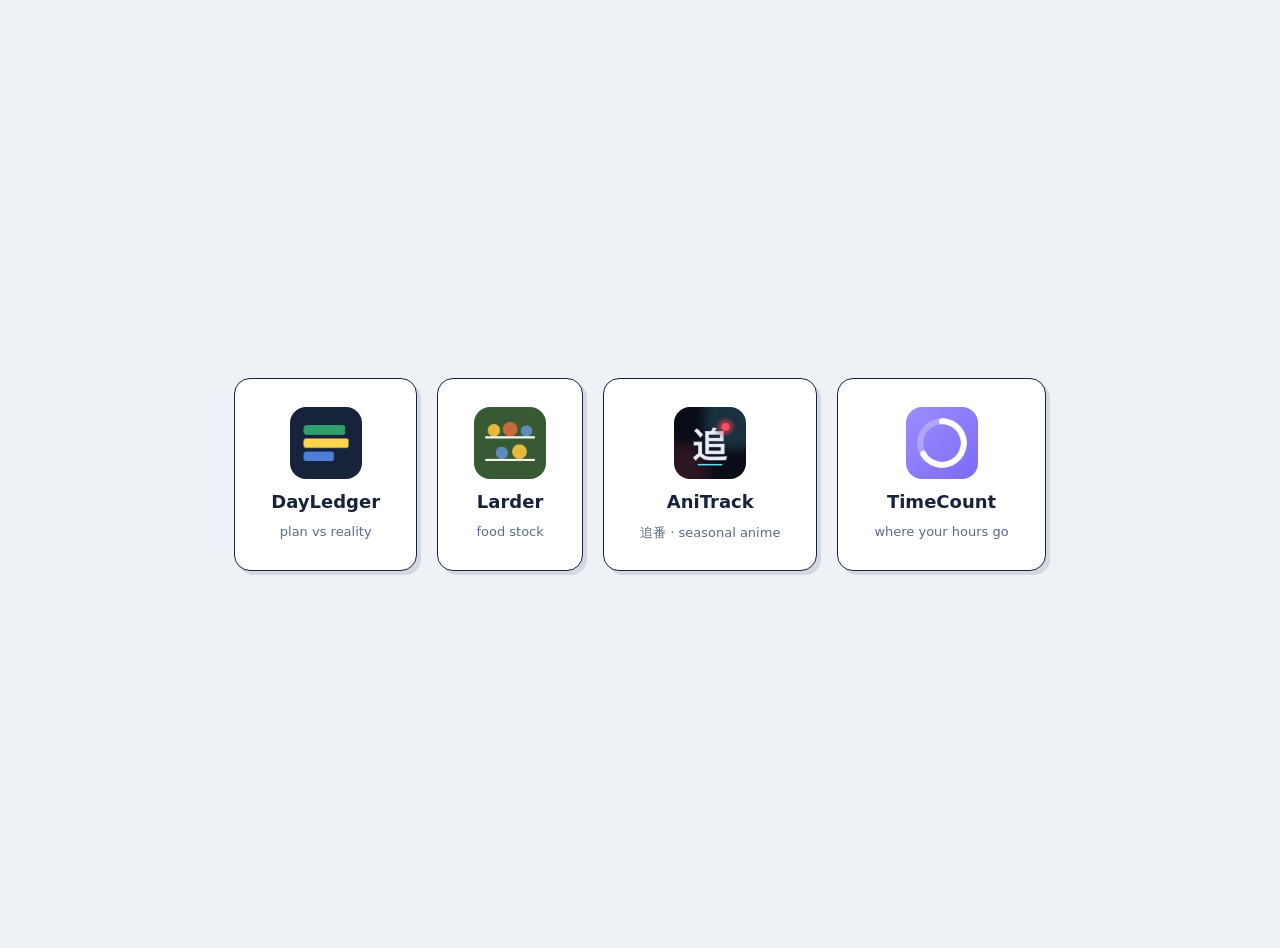
<file: index.html>
<!DOCTYPE html>
<html lang="en">
<head>
<meta charset="UTF-8">
<meta name="viewport" content="width=device-width, initial-scale=1.0">
<title>My Apps</title>
<style>
body{font-family:system-ui,sans-serif;background:#EEF2F7;color:#16233B;min-height:100vh;
  display:flex;align-items:center;justify-content:center;margin:0;padding:24px}
.apps{display:flex;gap:20px;flex-wrap:wrap;justify-content:center}
a.app{display:flex;flex-direction:column;align-items:center;gap:12px;text-decoration:none;
  color:inherit;background:#fff;border:1.5px solid #16233B;border-radius:16px;
  padding:28px 36px;box-shadow:4px 4px 0 rgba(22,35,59,.12);transition:transform .12s}
a.app:hover{transform:translateY(-2px)}
a.app img{width:72px;height:72px;border-radius:16px}
a.app b{font-size:18px}
a.app span{font-size:13px;color:#5A6B85}
</style>
</head>
<body>
<div class="apps">
  <a class="app" href="timetable/timetable.html">
    <img src="timetable/icon-192.png" alt="">
    <b>DayLedger</b><span>plan vs reality</span>
  </a>
  <a class="app" href="food%20sto/pantry.html">
    <img src="food%20sto/icon-192.png" alt="">
    <b>Larder</b><span>food stock</span>
  </a>
  <a class="app" href="anitrack/anitrack.html">
    <img src="anitrack/icon-192.png" alt="">
    <b>AniTrack</b><span>追番 · seasonal anime</span>
  </a>
  <a class="app" href="time-count/index.html">
    <img src="time-count/icon-192.png" alt="">
    <b>TimeCount</b><span>where your hours go</span>
  </a>
</div>
</body>
</html>
</file>
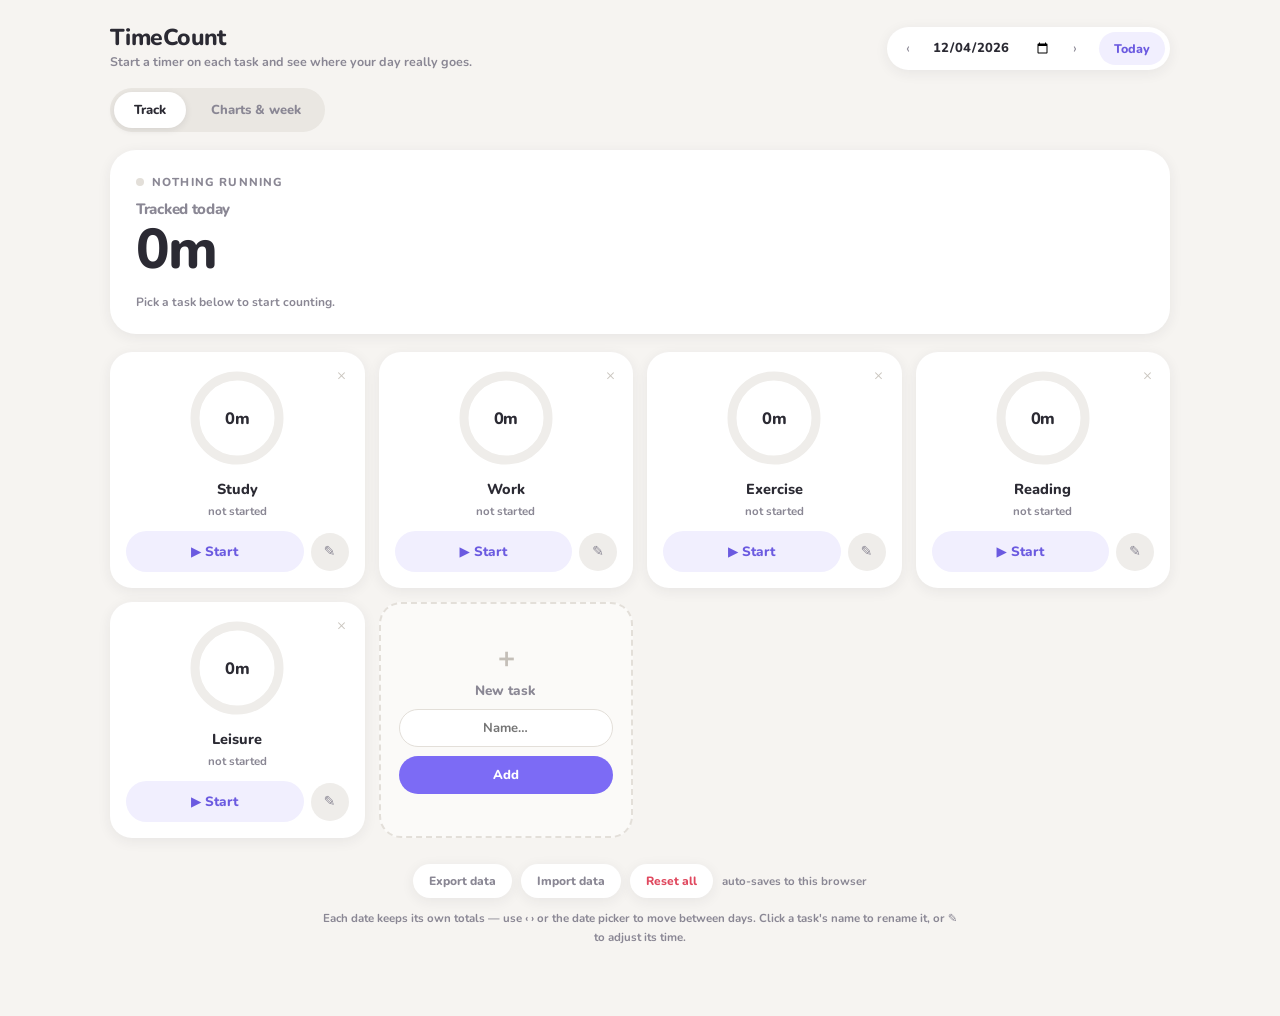
<file: time-count/index.html>
<!DOCTYPE html>
<html lang="en">
<head>
<meta charset="UTF-8">
<meta name="viewport" content="width=device-width, initial-scale=1.0">
<title>TimeCount — where your hours go</title>
<link rel="preconnect" href="https://fonts.googleapis.com">
<link rel="preconnect" href="https://fonts.gstatic.com" crossorigin>
<link href="https://fonts.googleapis.com/css2?family=Nunito:wght@400;600;700;800&display=swap" rel="stylesheet">
<style>
:root{
  --bg:#F6F4F1;
  --card:#FFFFFF;
  --ink:#2B2A33;
  --soft:#8A8794;
  --line:#EFEDEA;
  --edge:#E3DFD9;
  --accent:#7C6BF5;
  --accent2:#9D8DFF;
  --accent-soft:#F1EFFE;
  --stop:#E0495F;
  --stop-soft:#FFE9EC;
  --go:#3FA97B;
  --r:22px;
  --font:'Nunito',system-ui,-apple-system,'Segoe UI',sans-serif;
  --shadow:0 3px 14px rgba(43,42,51,.07);
  --shadow-lg:0 14px 34px rgba(124,107,245,.30);
}
*{box-sizing:border-box;margin:0;padding:0}
html{-webkit-text-size-adjust:100%}
body{
  font-family:var(--font);color:var(--ink);background:var(--bg);
  min-height:100vh;padding:26px 16px 70px;font-weight:600;
  font-variant-numeric:tabular-nums;
}
.wrap{max-width:1060px;margin:0 auto}
button{font-family:inherit}

/* ---------- header ---------- */
header{display:flex;align-items:center;gap:14px;flex-wrap:wrap;margin-bottom:18px}
.brand h1{font-size:23px;font-weight:800;letter-spacing:-.025em;line-height:1}
.brand p{font-size:12.5px;color:var(--soft);margin-top:4px;font-weight:700}
.datenav{margin-left:auto;display:flex;align-items:center;gap:6px;background:var(--card);
  border-radius:999px;box-shadow:var(--shadow);padding:5px}
.navbtn{width:32px;height:32px;border:none;border-radius:50%;background:transparent;color:var(--soft);
  font-size:15px;cursor:pointer;transition:.15s}
.navbtn:hover{background:var(--line);color:var(--ink)}
.navbtn:focus-visible{outline:2px solid var(--accent);outline-offset:1px}
#datePick{border:none;background:transparent;font-family:inherit;font-size:13px;font-weight:800;
  color:var(--ink);cursor:pointer;padding:0 2px}
#datePick:focus-visible{outline:2px solid var(--accent);outline-offset:2px;border-radius:6px}
.todaybtn{border:none;border-radius:999px;background:var(--accent-soft);color:#6B5AE0;
  font-size:12.5px;font-weight:800;padding:8px 15px;cursor:pointer;margin-left:2px}
.todaybtn:hover{background:#E7E3FD}
.todaybtn:focus-visible{outline:2px solid var(--accent);outline-offset:1px}

/* ---------- tabs ---------- */
.tabs{display:flex;gap:5px;background:#EAE7E2;padding:4px;border-radius:999px;margin-bottom:18px;width:fit-content}
.tab{font-size:13px;font-weight:800;padding:9px 20px;border-radius:999px;border:none;
  background:transparent;color:var(--soft);cursor:pointer;transition:.15s}
.tab:hover{color:var(--ink)}
.tab.active{background:var(--card);color:var(--ink);box-shadow:0 2px 7px rgba(43,42,51,.1)}
.tab:focus-visible{outline:2px solid var(--accent);outline-offset:2px}

/* ---------- hero ---------- */
.hero{border-radius:26px;padding:24px 26px;margin-bottom:18px;position:relative;overflow:hidden;
  background:linear-gradient(135deg,var(--accent),var(--accent2));color:#fff;box-shadow:var(--shadow-lg)}
.hero::after{content:"";position:absolute;right:-56px;bottom:-84px;width:226px;height:226px;
  border-radius:50%;background:rgba(255,255,255,.11)}
.hero.idle{background:var(--card);color:var(--ink);box-shadow:var(--shadow)}
.hero.idle::after{display:none}
.hero .lab{display:flex;align-items:center;gap:8px;font-size:11.5px;font-weight:800;
  text-transform:uppercase;letter-spacing:.1em;opacity:.85;margin-bottom:9px}
.hero.idle .lab{color:var(--soft);opacity:1}
.hero .pulse{width:8px;height:8px;border-radius:50%;background:#fff;animation:pulse 1.4s ease-in-out infinite}
.hero.idle .pulse{background:var(--edge);animation:none}
@keyframes pulse{50%{opacity:.25}}
.hero .row{display:flex;align-items:flex-end;gap:14px;position:relative;z-index:1;flex-wrap:wrap}
.hero .nm{font-size:23px;font-weight:800;margin-bottom:1px;letter-spacing:-.02em;overflow-wrap:anywhere}
.hero .clk{font-size:56px;font-weight:800;letter-spacing:-.035em;line-height:1.08}
.hero.idle .clk{color:var(--ink)}
.hero .acts{margin-left:auto;display:flex;gap:9px;align-items:center}
.hero .meta{display:flex;gap:16px;flex-wrap:wrap;margin-top:14px;font-size:12px;font-weight:700;
  opacity:.86;position:relative;z-index:1}
.hero.idle .meta{color:var(--soft);opacity:1}
.bigbtn{border:none;border-radius:999px;background:#fff;color:#6B5AE0;font-size:14px;font-weight:800;
  padding:13px 28px;cursor:pointer;box-shadow:0 5px 14px rgba(0,0,0,.14);transition:transform .12s}
.bigbtn:hover{transform:translateY(-1px)}
.bigbtn:focus-visible{outline:2px solid #fff;outline-offset:2px}
.hero.idle .bigbtn{background:var(--accent);color:#fff;box-shadow:0 5px 14px rgba(124,107,245,.3)}

/* ---------- task cards ---------- */
.blocks{display:grid;grid-template-columns:repeat(auto-fill,minmax(206px,1fr));gap:14px}
.tcard{background:var(--card);border-radius:var(--r);padding:18px 16px 16px;box-shadow:var(--shadow);
  display:flex;flex-direction:column;align-items:center;text-align:center;position:relative;transition:.15s}
.tcard.run{box-shadow:0 4px 18px rgba(124,107,245,.22);outline:2px solid var(--accent-soft)}
.tcard .ringw{position:relative;width:96px;height:96px;margin-bottom:11px}
.tcard .ringw .cap{position:absolute;inset:0;display:flex;align-items:center;justify-content:center;
  font-size:16.5px;font-weight:800;letter-spacing:-.02em}
.tcard .nmrow{display:flex;align-items:center;gap:5px;max-width:100%}
.tcard .nm{font-size:14.5px;font-weight:800;overflow-wrap:anywhere;border:none;background:none;
  color:var(--ink);font-family:inherit;cursor:pointer;padding:2px 4px;border-radius:6px;text-align:center}
.tcard .nm:hover{background:var(--line)}
.tcard .nm:focus-visible{outline:2px solid var(--accent)}
.tcard .sub{font-size:11.5px;color:var(--soft);font-weight:700;margin:2px 0 12px}
.tcard .btnrow{display:flex;gap:7px;width:100%;align-items:center}
.tcard .go{flex:1;font-size:13.5px;font-weight:800;padding:11px 0;border-radius:999px;border:none;
  background:var(--accent-soft);color:#6B5AE0;cursor:pointer;transition:.15s}
.tcard .go:hover{background:#E7E3FD}
.tcard.run .go{background:var(--stop-soft);color:var(--stop)}
.tcard.run .go:hover{background:#FFDDE2}
.tcard .go:focus-visible{outline:2px solid var(--accent);outline-offset:1px}
.iconbtn{width:38px;height:38px;flex-shrink:0;border:none;border-radius:50%;background:var(--line);
  color:var(--soft);font-size:14px;cursor:pointer;transition:.15s}
.iconbtn:hover{background:var(--edge);color:var(--ink)}
.iconbtn:focus-visible{outline:2px solid var(--accent);outline-offset:1px}
.tcard .del{position:absolute;top:10px;right:10px;width:26px;height:26px;border:none;border-radius:50%;
  background:transparent;color:#C9C5BE;font-size:15px;cursor:pointer;line-height:1}
.tcard .del:hover{background:var(--stop-soft);color:var(--stop)}
.tcard .del:focus-visible{outline:2px solid var(--stop)}

/* edit panel */
.editp{display:none;width:100%;margin-top:11px;padding-top:11px;border-top:1px solid var(--line)}
.editp.open{display:block}
.editp .adj{display:flex;gap:5px;margin-bottom:8px}
.editp .adj button{flex:1;font-size:11.5px;font-weight:800;padding:7px 0;border:none;border-radius:9px;
  background:var(--line);color:var(--soft);cursor:pointer}
.editp .adj button:hover{background:var(--edge);color:var(--ink)}
.editp .adj button:focus-visible{outline:2px solid var(--accent)}
.editp .setrow{display:flex;gap:6px}
.editp input{flex:1;min-width:0;font-family:inherit;font-size:13px;font-weight:700;padding:8px 10px;
  border:1.5px solid var(--edge);border-radius:11px;color:var(--ink);background:#fff;text-align:center}
.editp input:focus-visible{outline:2px solid var(--accent);outline-offset:1px;border-color:var(--accent)}
.editp .setb{border:none;border-radius:11px;background:var(--accent);color:#fff;font-size:12.5px;
  font-weight:800;padding:8px 14px;cursor:pointer}
.editp .setb:focus-visible{outline:2px solid var(--accent);outline-offset:1px}
.editp .hint{font-size:10.5px;color:var(--soft);font-weight:700;margin-top:6px}
.editp .hint.bad{color:var(--stop)}

/* add card */
.addcard{border:2px dashed var(--edge);border-radius:var(--r);display:flex;flex-direction:column;
  align-items:center;justify-content:center;gap:9px;padding:18px;background:rgba(255,255,255,.5);min-height:200px}
.addcard .plus{font-size:26px;color:#C4BFB8;line-height:1}
.addcard .lbl{font-size:13.5px;font-weight:800;color:var(--soft)}
.addcard input{width:100%;font-family:inherit;font-size:13px;font-weight:700;padding:9px 12px;
  border:1.5px solid var(--edge);border-radius:999px;color:var(--ink);background:#fff;text-align:center}
.addcard input:focus-visible{outline:2px solid var(--accent);outline-offset:1px;border-color:var(--accent)}
.addcard button{width:100%;border:none;border-radius:999px;background:var(--accent);color:#fff;
  font-size:13px;font-weight:800;padding:10px 0;cursor:pointer}
.addcard button:focus-visible{outline:2px solid var(--accent);outline-offset:2px}

/* ---------- charts ---------- */
.tiles{display:grid;grid-template-columns:repeat(3,1fr);gap:14px;margin-bottom:16px}
.tile{background:var(--card);border-radius:20px;padding:17px 19px;box-shadow:var(--shadow)}
.tile .k{font-size:11px;text-transform:uppercase;letter-spacing:.08em;color:var(--soft);font-weight:800;margin-bottom:6px}
.tile .v{font-size:26px;font-weight:800;letter-spacing:-.025em}
.tile .d{font-size:11.5px;margin-top:4px;font-weight:800;color:var(--go)}
.tile .d.dn{color:var(--stop)}
.tile .d.flat{color:var(--soft)}
.g2{display:grid;grid-template-columns:1fr 1fr;gap:16px;margin-bottom:16px}
.pane{background:var(--card);border-radius:24px;padding:22px 24px;box-shadow:var(--shadow)}
.pane h2{font-size:15px;font-weight:800;letter-spacing:-.01em}
.pane .sub{font-size:11.5px;color:var(--soft);font-weight:700;margin:2px 0 17px}
.donutwrap{display:flex;align-items:center;gap:20px}
.donutwrap .dw{position:relative;flex-shrink:0}
.donutwrap .dcap{position:absolute;inset:0;display:flex;flex-direction:column;align-items:center;justify-content:center}
.donutwrap .dcap b{font-size:21px;font-weight:800;letter-spacing:-.02em}
.donutwrap .dcap s{text-decoration:none;font-size:10.5px;color:var(--soft);font-weight:800;
  text-transform:uppercase;letter-spacing:.07em}
.leg{display:flex;flex-direction:column;gap:10px;flex:1;min-width:0}
.leg .l{display:flex;align-items:center;gap:10px;font-size:13px;font-weight:700}
.leg .sw{width:11px;height:11px;border-radius:50%;flex-shrink:0}
.leg .n{flex:1;overflow-wrap:anywhere}
.leg .t{font-size:12px;color:var(--soft);white-space:nowrap}
.leg .p{font-size:12px;color:var(--soft);width:36px;text-align:right}
.leg .l.untracked .n{font-style:italic;color:var(--soft)}
.brow{margin-bottom:14px}
.brow:last-child{margin-bottom:0}
.brow .bl{display:flex;justify-content:space-between;gap:10px;font-size:13px;font-weight:700;margin-bottom:5px}
.brow .bl s{text-decoration:none;color:var(--soft);font-size:12px;white-space:nowrap}
.brow .bt{height:14px;border-radius:999px;background:var(--line);overflow:hidden}
.brow .bt i{display:block;height:100%;border-radius:999px}
.wknav{margin-left:auto;display:flex;align-items:center;gap:5px}
.wknav input[type=date]{border:none;background:var(--line);border-radius:999px;font-family:inherit;
  font-size:12px;font-weight:800;color:var(--ink);padding:7px 10px;cursor:pointer}
.wknav input[type=date]:focus-visible{outline:2px solid var(--accent)}
.paneh{display:flex;align-items:center;gap:10px;flex-wrap:wrap;margin-bottom:17px}
.paneh .tl h2{margin:0}
.wk .wr{display:flex;align-items:center;gap:12px;margin-bottom:10px}
.wk .wr:last-child{margin-bottom:0}
.wk .d{font-size:12px;width:84px;color:var(--soft);font-weight:800;text-align:right;border:none;
  background:none;font-family:inherit;cursor:pointer;padding:3px 5px;border-radius:7px}
.wk .d:hover{background:var(--line);color:var(--ink)}
.wk .d:focus-visible{outline:2px solid var(--accent)}
.wk .wr.today .d{color:var(--accent)}
.wk .tr{flex:1;height:26px;border-radius:999px;background:var(--line);overflow:hidden;display:flex}
.wk .tr i{height:100%}
.wk .tt{font-size:11.5px;color:var(--soft);width:56px;text-align:right;font-weight:700}
.wksum{border-top:1px solid var(--line);margin-top:15px;padding-top:14px}
.wktot{display:flex;justify-content:space-between;font-size:14px;font-weight:800;margin-top:12px}
.empty{color:var(--soft);font-size:13.5px;font-weight:700;padding:10px 0;font-style:italic}

/* ---------- footer ---------- */
footer{margin-top:26px;text-align:center}
.databar{display:flex;gap:9px;justify-content:center;align-items:center;flex-wrap:wrap;margin-bottom:11px}
.databar button{border:none;border-radius:999px;background:var(--card);color:var(--soft);font-size:12px;
  font-weight:800;padding:9px 16px;cursor:pointer;box-shadow:var(--shadow)}
.databar button:hover{color:var(--ink)}
.databar button:focus-visible{outline:2px solid var(--accent);outline-offset:1px}
.databar button.danger{color:var(--stop)}
#saveStatus{font-size:11.5px;color:var(--soft);font-weight:700}
#saveStatus.warn{color:var(--stop);font-weight:800}
footer p{font-size:11.5px;color:var(--soft);font-weight:700;line-height:1.6;max-width:640px;margin:0 auto}
.banner{background:#FFF4D6;border-radius:16px;padding:13px 17px;margin-bottom:16px;font-size:13px;
  font-weight:700;color:#7A5B12;display:flex;gap:10px;align-items:flex-start;line-height:1.5}
.banner button{margin-left:auto;flex-shrink:0;border:none;background:rgba(0,0,0,.07);border-radius:999px;
  color:#7A5B12;font-size:12px;font-weight:800;padding:6px 13px;cursor:pointer}

@media(max-width:820px){
  .g2{grid-template-columns:1fr}
  .tiles{grid-template-columns:1fr}
  .donutwrap{flex-direction:column;align-items:stretch;gap:16px}
  .donutwrap .dw{align-self:center}
  .hero .clk{font-size:44px}
  .hero .acts{margin-left:0;width:100%}
  .hero .acts .bigbtn{flex:1}
  header{gap:10px}
  .datenav{margin-left:0;width:100%;justify-content:center}
  .wk .d{width:58px;font-size:11px}
  .wk .tt{width:46px;font-size:10.5px}
}
@media(max-width:470px){
  .blocks{grid-template-columns:1fr 1fr}
  body{padding:18px 12px 56px}
}
@media(prefers-reduced-motion:reduce){*{transition:none !important;animation:none !important}}
</style>
</head>
<body>
<div class="wrap">
  <header>
    <div class="brand">
      <h1>TimeCount</h1>
      <p>Start a timer on each task and see where your day really goes.</p>
    </div>
    <div class="datenav">
      <button class="navbtn" id="prevDay" aria-label="Previous day" title="Previous day">‹</button>
      <input type="date" id="datePick" aria-label="Choose date">
      <button class="navbtn" id="nextDay" aria-label="Next day" title="Next day">›</button>
      <button class="todaybtn" id="todayBtn">Today</button>
    </div>
  </header>

  <div class="tabs" role="tablist">
    <button class="tab active" data-tab="track" role="tab" aria-selected="true">Track</button>
    <button class="tab" data-tab="charts" role="tab" aria-selected="false">Charts &amp; week</button>
  </div>

  <div id="banner" class="banner" style="display:none">
    <span id="bannerTxt"></span><button id="bannerX">Got it</button>
  </div>

  <!-- TRACK -->
  <div id="trackView">
    <div id="hero"></div>
    <div class="blocks" id="blocks"></div>
  </div>

  <!-- CHARTS -->
  <div id="chartsView" style="display:none">
    <div class="tiles" id="tiles"></div>
    <div class="g2">
      <div class="pane"><h2>Portion of the day</h2><div class="sub" id="pieSub"></div><div id="pieBody"></div></div>
      <div class="pane"><h2>Compare tasks</h2><div class="sub" id="barSub"></div><div id="barBody"></div></div>
    </div>
    <div class="pane">
      <div class="paneh">
        <div class="tl"><h2>Last 7 days</h2><div class="sub" id="weekSub" style="margin-bottom:0"></div></div>
        <div class="wknav">
          <button class="navbtn" id="wkPrev" aria-label="Previous week" title="Previous 7 days">‹</button>
          <input type="date" id="wkDate" aria-label="Week ending date">
          <button class="navbtn" id="wkNext" aria-label="Next week" title="Next 7 days">›</button>
          <button class="todaybtn" id="wkToday">This week</button>
        </div>
      </div>
      <div id="weekBody"></div>
    </div>
  </div>

  <footer>
    <div class="databar">
      <button id="exportBtn">Export data</button>
      <button id="importBtn">Import data</button>
      <input type="file" id="importFile" accept=".json,application/json" style="display:none">
      <button id="resetBtn" class="danger">Reset all</button>
      <span id="saveStatus">auto-saves to this browser</span>
    </div>
    <p>Each date keeps its own totals — use ‹ › or the date picker to move between days. Click a task's name to rename it, or ✎ to adjust its time.</p>
  </footer>
</div>

<script>
"use strict";
/* ================= state ================= */
const PRESET_COLORS=["#7C6BF5","#3FA97B","#F5A65B","#E0699A","#5BC0BE","#6C8AE4","#C58BE0","#E4B363","#7FA650","#D97757"];
const DAY_SEC=24*3600;
const MAX_SESSION=12*3600*1000;   /* a single unattended run is never counted past 12h */
const todayISO=()=>{const d=new Date();return d.getFullYear()+"-"+String(d.getMonth()+1).padStart(2,"0")+"-"+String(d.getDate()).padStart(2,"0");};
const state={
  date:todayISO(),
  tasks:[
    {id:"t1",name:"Study",   color:"#3FA97B"},
    {id:"t2",name:"Work",    color:"#7C6BF5"},
    {id:"t3",name:"Exercise",color:"#E0699A"},
    {id:"t4",name:"Reading", color:"#F5A65B"},
    {id:"t5",name:"Leisure", color:"#5BC0BE"},
  ],
  days:{},        /* dateISO -> { taskId: seconds } */
  running:null,   /* {id,startMs} */
  tab:"track"
};
let taskSeq=6;

/* ================= persistence ================= */
const STORE_KEY="timecount-v1";
const PREV_KEY="timecount-v1-prev";
let storageOK=false;
try{localStorage.setItem("__tc_test","1");localStorage.removeItem("__tc_test");storageOK=true;}catch(e){}

function serialize(){
  return JSON.stringify({v:1,tasks:state.tasks,days:state.days,running:state.running,seq:taskSeq});
}
/* strict shape check — the old version accepted ANY object, so a wrong file wiped everything */
function looksLikeTimeCount(d){
  if(!d||typeof d!=="object"||Array.isArray(d)) return false;
  if(!Array.isArray(d.tasks)||!d.tasks.length) return false;
  if(!d.tasks.every(t=>t&&typeof t==="object"&&typeof t.id==="string"&&typeof t.name==="string")) return false;
  if(!d.days||typeof d.days!=="object"||Array.isArray(d.days)) return false;
  for(const iso in d.days){
    if(!/^\d{4}-\d{2}-\d{2}$/.test(iso)) return false;
    const m=d.days[iso];
    if(!m||typeof m!=="object"||Array.isArray(m)) return false;
    for(const k in m) if(typeof m[k]!=="number"||!isFinite(m[k])||m[k]<0) return false;
  }
  return true;
}
let droppedTimer=null;   /* remembers a stale timer we refused to resume, so we can tell the user */
function applyData(d){
  if(!looksLikeTimeCount(d)) return false;
  state.tasks=d.tasks;
  state.days=d.days;
  /* a timer restored from a closed laptop used to back-fill whole 24h days. Only resume a fresh, same-day one. */
  const rs=d.running?+d.running.startMs:NaN;
  const now=Date.now();
  const fresh=Number.isFinite(rs)&&rs<=now&&(now-rs)<MAX_SESSION&&msISO(rs)===todayISO();
  if(d.running&&d.running.id&&Number.isFinite(rs)&&!fresh) droppedTimer={id:d.running.id,startMs:rs};
  state.running=(d.running&&d.running.id&&fresh)?{id:d.running.id,startMs:rs}:null;
  if(state.running&&!taskById(state.running.id)) state.running=null;
  if(Number.isFinite(+d.seq)) taskSeq=+d.seq;
  return true;
}
function restore(){
  if(!storageOK) return;
  try{const raw=localStorage.getItem(STORE_KEY);if(raw) applyData(JSON.parse(raw));}catch(e){}
}
function backup(){ try{localStorage.setItem(PREV_KEY,serialize());}catch(e){} }
let saveTimer=null;
function scheduleSave(){
  if(!storageOK) return;
  clearTimeout(saveTimer);
  saveTimer=setTimeout(()=>{try{localStorage.setItem(STORE_KEY,serialize());pulseStatus();}catch(e){}},400);
}
function pulseStatus(){
  const el=$("#saveStatus");if(!el)return;
  el.textContent="✓ saved";
  clearTimeout(pulseStatus._t);
  pulseStatus._t=setTimeout(setSaveLabel,1200);
}
function setSaveLabel(){
  const el=$("#saveStatus");if(!el)return;
  el.textContent=storageOK?"auto-saves to this browser":"⚠ auto-save unavailable here — Export before closing";
  el.classList.toggle("warn",!storageOK);
}

/* ================= helpers ================= */
const $=s=>document.querySelector(s);
const taskById=id=>state.tasks.find(t=>t.id===id);
const prettyDate=iso=>new Date(iso+"T12:00:00").toLocaleDateString(undefined,{weekday:"short",month:"short",day:"numeric"});
const shortDay=iso=>new Date(iso+"T12:00:00").toLocaleDateString(undefined,{weekday:"short"});
function addDaysISO(iso,n){
  const d=new Date(iso+"T12:00:00");d.setDate(d.getDate()+n);
  return d.getFullYear()+"-"+String(d.getMonth()+1).padStart(2,"0")+"-"+String(d.getDate()).padStart(2,"0");
}
const msISO=ms=>{const d=new Date(ms);return d.getFullYear()+"-"+String(d.getMonth()+1).padStart(2,"0")+"-"+String(d.getDate()).padStart(2,"0");};
function fmtHMS(sec){
  sec=Math.max(0,Math.floor(sec));
  return Math.floor(sec/3600)+":"+String(Math.floor(sec%3600/60)).padStart(2,"0")+":"+String(sec%60).padStart(2,"0");
}
function hoursLabel(sec){
  sec=Math.max(0,Math.floor(sec));
  if(sec===0) return "0m";
  if(sec<60) return sec+"s";
  const min=Math.floor(sec/60),h=Math.floor(min/60),m=min%60;
  return (h?h+"h":"")+(h&&m?" ":"")+(m?m+"m":"")||"0m";
}
const esc=s=>String(s).replace(/[&<>"']/g,c=>({"&":"&amp;","<":"&lt;",">":"&gt;",'"':"&quot;","'":"&#39;"}[c]));
/* "90" -> 90 min, "1:30" -> h:mm, "1:30:20" -> h:mm:ss */
function parseDur(str){
  str=String(str).trim();
  if(!str) return null;
  if(/^\d{1,4}$/.test(str)) return +str*60;
  let m=str.match(/^(\d{1,3}):([0-5]?\d)$/);
  if(m) return (+m[1]*60 + +m[2])*60;
  m=str.match(/^(\d{1,3}):([0-5]?\d):([0-5]?\d)$/);
  if(m) return +m[1]*3600 + +m[2]*60 + +m[3];
  return null;
}

/* ================= time accounting ================= */
function splitByDay(startMs,endMs){
  const out={};
  let cur=Math.min(startMs,endMs);endMs=Math.max(startMs,endMs);
  let guard=0;
  while(cur<endMs&&guard++<400){
    const d=new Date(cur);
    const nextMid=new Date(d.getFullYear(),d.getMonth(),d.getDate()+1).getTime();
    const seg=Math.min(endMs,nextMid);
    const iso=msISO(cur);
    out[iso]=(out[iso]||0)+(seg-cur)/1000;
    cur=seg;
  }
  return out;
}
function dayMap(iso){ if(!state.days[iso]) state.days[iso]={}; return state.days[iso]; }
function commitRunning(){
  if(!state.running) return;
  const now=Date.now();
  /* safety ceiling: never bank more than one sane session in a single commit */
  if(now-state.running.startMs>MAX_SESSION){ state.running.startMs=now; scheduleSave(); return; }
  const segs=splitByDay(state.running.startMs,now);
  for(const iso in segs){
    const m=dayMap(iso);
    m[state.running.id]=(m[state.running.id]||0)+segs[iso];
  }
  state.running.startMs=now;
  scheduleSave();
}
function secFor(iso,taskId){
  let sec=(state.days[iso]&&state.days[iso][taskId])||0;
  if(state.running&&state.running.id===taskId&&Date.now()-state.running.startMs<=MAX_SESSION){
    const live=splitByDay(state.running.startMs,Date.now());
    sec+=live[iso]||0;
  }
  return sec;
}
function totalsFor(iso){
  const out={};
  for(const t of state.tasks) out[t.id]=secFor(iso,t.id);
  return out;
}
const sumOf=o=>Object.values(o).reduce((a,b)=>a+b,0);

/* ================= timer actions ================= */
function startTimer(id){
  if(state.running&&state.running.id===id) return;
  commitRunning();
  state.running={id,startMs:Date.now()};
  if(state.date!==todayISO()){state.date=todayISO();$("#datePick").value=state.date;}
  shownDay=todayISO();
  scheduleSave();renderAll();
}
function stopTimer(){
  if(!state.running) return;
  commitRunning();
  state.running=null;
  scheduleSave();renderAll();
}
function adjustTime(id,deltaMin){
  if(state.running&&state.running.id===id) commitRunning();
  const m=dayMap(state.date);
  m[id]=Math.max(0,(m[id]||0)+deltaMin*60);
  scheduleSave();renderAll();
}
function setTime(id,sec){
  if(state.running&&state.running.id===id) commitRunning();
  dayMap(state.date)[id]=Math.max(0,sec);
  scheduleSave();renderAll();
}

/* ================= tasks ================= */
function addTask(){
  const inp=$("#newTask");if(!inp)return;
  const name=inp.value.trim();
  if(!name) return;
  const used=new Set(state.tasks.map(t=>t.color));
  const color=PRESET_COLORS.find(c=>!used.has(c))||PRESET_COLORS[state.tasks.length%PRESET_COLORS.length];
  state.tasks.push({id:"t"+(taskSeq++),name:name.slice(0,28),color});
  inp.value="";
  scheduleSave();renderAll();
  const f=$("#newTask"); if(f) f.focus();
}
function renameTask(id){
  const t=taskById(id);if(!t)return;
  const n=prompt("Rename this task — its recorded time is kept.",t.name);
  if(n===null) return;
  const v=n.trim();
  if(!v) return;
  t.name=v.slice(0,28);
  scheduleSave();renderAll();
}
function deleteTask(id){
  const t=taskById(id);if(!t)return;
  let tot=0,nd=0;
  for(const iso in state.days){const s=state.days[iso][id]||0;if(s>0){tot+=s;nd++;}}
  const msg=tot>0
    ? 'Delete "'+t.name+'"?\n\nThis erases '+hoursLabel(tot)+' recorded across '+nd+' day'+(nd===1?"":"s")+'. It cannot be undone.'
    : 'Delete "'+t.name+'"? It has no recorded time.';
  if(!confirm(msg)) return;
  backup();
  if(state.running&&state.running.id===id){commitRunning();state.running=null;}
  state.tasks=state.tasks.filter(x=>x.id!==id);
  for(const iso in state.days) delete state.days[iso][id];
  scheduleSave();renderAll();
}

/* ================= rings & donut ================= */
function ring(size,r,sw,frac,color,trackCol){
  const C=2*Math.PI*r;
  const len=Math.max(0,Math.min(1,frac))*C;
  return '<svg width="'+size+'" height="'+size+'" style="transform:rotate(-90deg)" aria-hidden="true">'
    +'<circle cx="'+size/2+'" cy="'+size/2+'" r="'+r+'" fill="none" stroke="'+trackCol+'" stroke-width="'+sw+'"/>'
    +(len>0?'<circle cx="'+size/2+'" cy="'+size/2+'" r="'+r+'" fill="none" stroke="'+color+'" stroke-width="'+sw
      +'" stroke-linecap="round" stroke-dasharray="'+len.toFixed(2)+' '+C.toFixed(2)+'"/>':'')
    +'</svg>';
}
function donut(size,r,sw,items,base,trackCol){
  const C=2*Math.PI*r;let off=0,seg="";
  for(const it of items){
    const len=it.sec/base*C;
    if(len>0.4){
      seg+='<circle cx="'+size/2+'" cy="'+size/2+'" r="'+r+'" fill="none" stroke="'+it.color+'" stroke-width="'+sw
        +'" stroke-dasharray="'+len.toFixed(2)+' '+(C-len).toFixed(2)+'" stroke-dashoffset="'+(-off).toFixed(2)+'">'
        +'<title>'+esc(it.name)+' · '+hoursLabel(it.sec)+'</title></circle>';
    }
    off+=len;
  }
  const rest=Math.max(0,C-off);
  if(rest>0.4){
    seg+='<circle cx="'+size/2+'" cy="'+size/2+'" r="'+r+'" fill="none" stroke="'+trackCol+'" stroke-width="'+sw
      +'" stroke-dasharray="'+rest.toFixed(2)+' '+(C-rest).toFixed(2)+'" stroke-dashoffset="'+(-off).toFixed(2)+'"/>';
  }
  return '<svg width="'+size+'" height="'+size+'" style="transform:rotate(-90deg)" role="img" aria-label="Portion of the day">'+seg+'</svg>';
}

/* ================= TRACK view ================= */
function renderHero(){
  const totals=totalsFor(state.date);
  const tracked=sumOf(totals);
  const isToday=state.date===todayISO();
  let h="";
  if(state.running){
    const t=taskById(state.running.id);
    const live=secFor(todayISO(),t.id);
    const share=tracked>0?Math.round(secFor(state.date,t.id)/tracked*100):0;
    h='<div class="hero" id="heroCard">'
      +'<div class="lab"><span class="pulse"></span>Now tracking</div>'
      +'<div class="row"><div><div class="nm">'+esc(t.name)+'</div>'
      +'<div class="clk" id="heroClk">'+fmtHMS(live)+'</div></div>'
      +'<div class="acts"><button class="bigbtn" id="heroStop">Stop</button></div></div>'
      +'<div class="meta" id="heroMeta"><span>'+share+'% of today</span>'
      +'<span>started '+new Date(state.running.startMs).toLocaleTimeString(undefined,{hour:"2-digit",minute:"2-digit"})+'</span>'
      +'<span>'+hoursLabel(tracked)+' tracked '+(isToday?"today":"on "+prettyDate(state.date))+'</span></div></div>';
  }else{
    h='<div class="hero idle" id="heroCard">'
      +'<div class="lab"><span class="pulse"></span>Nothing running</div>'
      +'<div class="row"><div><div class="nm" style="font-size:15px;color:var(--soft)">'
      +(isToday?"Tracked today":"Tracked on "+esc(prettyDate(state.date)))+'</div>'
      +'<div class="clk" id="heroClk">'+hoursLabel(tracked)+'</div></div></div>'
      +'<div class="meta" id="heroMeta"><span>Pick a task below to start counting.</span></div></div>';
  }
  $("#hero").innerHTML=h;
  const st=$("#heroStop"); if(st) st.onclick=stopTimer;
}
function renderTrack(){
  renderHero();
  const totals=totalsFor(state.date);
  const tracked=sumOf(totals);
  const isToday=state.date===todayISO();
  let html="";
  for(const t of state.tasks){
    const run=!!(state.running&&state.running.id===t.id);
    const sec=totals[t.id];
    const share=tracked>0?sec/tracked:0;
    html+='<div class="tcard'+(run?' run':'')+'" data-card="'+t.id+'">'
      +'<button class="del" data-del="'+t.id+'" title="Delete task" aria-label="Delete '+esc(t.name)+'">×</button>'
      +'<div class="ringw" data-ring="'+t.id+'">'+ring(96,42,9,share,t.color,"#EFEDEA")
      +'<div class="cap" data-cap="'+t.id+'">'+hoursLabel(sec)+'</div></div>'
      +'<div class="nmrow"><button class="nm" data-ren="'+t.id+'" title="Click to rename">'+esc(t.name)+'</button></div>'
      +'<div class="sub" data-share="'+t.id+'">'+(tracked>0?Math.round(share*100)+'% of '+(isToday?"today":"that day"):"not started")+'</div>'
      +'<div class="btnrow">'
        +'<button class="go" data-go="'+t.id+'">'+(run?"■ Stop":"▶ Start")+'</button>'
        +'<button class="iconbtn" data-edit="'+t.id+'" title="Adjust time" aria-label="Adjust time for '+esc(t.name)+'">✎</button>'
      +'</div>'
      +'<div class="editp" data-editp="'+t.id+'">'
        +'<div class="adj">'
          +'<button data-adj="'+t.id+'" data-min="-15">−15m</button>'
          +'<button data-adj="'+t.id+'" data-min="-5">−5m</button>'
          +'<button data-adj="'+t.id+'" data-min="5">+5m</button>'
          +'<button data-adj="'+t.id+'" data-min="15">+15m</button>'
        +'</div>'
        +'<div class="setrow"><input type="text" inputmode="numeric" aria-label="Set exact time for '+esc(t.name)+'">'
        +'<button class="setb" data-set="'+t.id+'">Set</button></div>'
        +'<div class="hint">h:mm:ss, h:mm, or minutes</div>'
      +'</div></div>';
  }
  html+='<div class="addcard"><span class="plus">＋</span><span class="lbl">New task</span>'
    +'<input id="newTask" type="text" maxlength="28" placeholder="Name…" aria-label="New task name">'
    +'<button id="addTaskBtn">Add</button></div>';
  $("#blocks").innerHTML=html;

  document.querySelectorAll("[data-go]").forEach(b=>{
    b.onclick=()=>{const id=b.dataset.go;(state.running&&state.running.id===id)?stopTimer():startTimer(id);};
  });
  document.querySelectorAll("[data-del]").forEach(b=>{b.onclick=()=>deleteTask(b.dataset.del);});
  document.querySelectorAll("[data-ren]").forEach(b=>{b.onclick=()=>renameTask(b.dataset.ren);});
  document.querySelectorAll("[data-adj]").forEach(b=>{b.onclick=()=>adjustTime(b.dataset.adj,+b.dataset.min);});
  document.querySelectorAll("[data-edit]").forEach(b=>{
    b.onclick=()=>{
      const id=b.dataset.edit;
      const p=document.querySelector('[data-editp="'+id+'"]');
      const open=p.classList.toggle("open");
      if(open){
        const inp=p.querySelector("input");
        inp.value=fmtHMS(secFor(state.date,id));   /* keeps seconds — truncating used to silently discard time */
        inp.focus();inp.select();
      }
    };
  });
  document.querySelectorAll("[data-set]").forEach(b=>{
    const p=b.closest(".editp"),inp=p.querySelector("input"),hint=p.querySelector(".hint");
    const commit=()=>{
      const sec=parseDur(inp.value);
      if(sec===null){
        inp.style.borderColor="var(--stop)";
        hint.textContent="Try 90, 1:30, or 1:30:00";hint.classList.add("bad");
        return;
      }
      setTime(b.dataset.set,sec);
    };
    b.onclick=commit;
    inp.oninput=()=>{inp.style.borderColor="";hint.textContent="h:mm:ss, h:mm, or minutes";hint.classList.remove("bad");};
    inp.onkeydown=e=>{if(e.key==="Enter")commit();if(e.key==="Escape")p.classList.remove("open");};
  });
  $("#addTaskBtn").onclick=addTask;
  $("#newTask").onkeydown=e=>{if(e.key==="Enter")addTask();};
}
/* per-second update that does NOT rebuild the DOM (so an open edit box survives) */
function tickTrack(){
  const totals=totalsFor(state.date);
  const tracked=sumOf(totals);
  const isToday=state.date===todayISO();
  const clk=$("#heroClk");
  if(state.running){
    const t=taskById(state.running.id);
    if(clk) clk.textContent=fmtHMS(secFor(todayISO(),t.id));
    const mt=$("#heroMeta");
    if(mt&&mt.firstElementChild) mt.firstElementChild.textContent=(tracked>0?Math.round(secFor(state.date,t.id)/tracked*100):0)+"% of today";
    if(mt&&mt.children[2]) mt.children[2].textContent=hoursLabel(tracked)+" tracked "+(isToday?"today":"on "+prettyDate(state.date));
  }else if(clk){ clk.textContent=hoursLabel(tracked); }
  for(const t of state.tasks){
    const sec=totals[t.id];
    const cap=document.querySelector('[data-cap="'+t.id+'"]');
    if(cap) cap.textContent=hoursLabel(sec);
    const sh=document.querySelector('[data-share="'+t.id+'"]');
    if(sh) sh.textContent=tracked>0?Math.round(sec/tracked*100)+"% of "+(isToday?"today":"that day"):"not started";
    const rw=document.querySelector('[data-ring="'+t.id+'"]');
    if(rw){
      const c=rw.querySelectorAll("circle")[1];
      if(c){
        const C=2*Math.PI*42,len=Math.max(0,Math.min(1,tracked>0?sec/tracked:0))*C;
        c.setAttribute("stroke-dasharray",len.toFixed(2)+" "+C.toFixed(2));
      }
    }
  }
}

/* ================= CHARTS view ================= */
function renderTiles(){
  const totals=totalsFor(state.date);
  const tracked=sumOf(totals);
  /* average across days that actually have data, excluding the day being viewed */
  const others=Object.keys(state.days).filter(d=>d!==state.date&&sumOf(state.days[d])>0);
  const avg=others.length?others.reduce((a,d)=>a+sumOf(state.days[d]),0)/others.length:0;
  const diff=tracked-avg;
  const top=state.tasks.map(t=>({n:t.name,s:totals[t.id]})).sort((a,b)=>b.s-a.s)[0];
  const wkDates=[6,5,4,3,2,1,0].map(i=>addDaysISO(weekEnd||todayISO(),-i));
  const wkTotal=wkDates.reduce((a,d)=>a+sumOf(totalsFor(d)),0);
  const tiles=[
    {k:"Tracked "+(state.date===todayISO()?"today":"that day"),v:hoursLabel(tracked),
     d:others.length?(diff>=0?"▲ "+hoursLabel(Math.abs(diff))+" vs your average":"▼ "+hoursLabel(Math.abs(diff))+" vs your average"):"no other days yet",
     cls:others.length?(diff>=0?"":"dn"):"flat"},
    {k:"Biggest task",v:top&&top.s>0?hoursLabel(top.s):"—",
     d:top&&top.s>0?top.n+" · "+Math.round(top.s/tracked*100)+"% of the day":"nothing tracked",cls:"flat"},
    {k:"This 7-day window",v:hoursLabel(wkTotal),d:"across "+wkDates.filter(d=>sumOf(totalsFor(d))>0).length+" active day(s)",cls:"flat"},
  ];
  $("#tiles").innerHTML=tiles.map(t=>'<div class="tile"><div class="k">'+esc(t.k)+'</div><div class="v">'+esc(t.v)
    +'</div><div class="d '+t.cls+'">'+esc(t.d)+'</div></div>').join("");
}
function renderPie(){
  const totals=totalsFor(state.date);
  const items=state.tasks.map(t=>({name:t.name,color:t.color,sec:totals[t.id]})).filter(x=>x.sec>0).sort((a,b)=>b.sec-a.sec);
  const tracked=items.reduce((a,x)=>a+x.sec,0);
  const over=tracked>DAY_SEC;
  const base=Math.max(tracked,DAY_SEC);
  $("#pieSub").textContent=prettyDate(state.date)+(over?" · "+hoursLabel(tracked)+" recorded (more than 24h)":" · 24 hours");
  if(tracked===0){ $("#pieBody").innerHTML='<p class="empty">Nothing tracked on this day yet.</p>'; return; }
  let legend=items.map(it=>'<div class="l"><span class="sw" style="background:'+it.color+'"></span>'
    +'<span class="n">'+esc(it.name)+'</span><span class="t">'+hoursLabel(it.sec)+'</span>'
    +'<span class="p">'+Math.round(it.sec/base*100)+'%</span></div>').join("");
  if(!over){
    const un=DAY_SEC-tracked;
    legend+='<div class="l untracked"><span class="sw" style="background:#EFEDEA"></span>'
      +'<span class="n">Untracked</span><span class="t">'+hoursLabel(un)+'</span>'
      +'<span class="p">'+Math.round(un/base*100)+'%</span></div>';
  }
  $("#pieBody").innerHTML='<div class="donutwrap"><div class="dw" style="width:168px;height:168px">'
    +donut(168,70,20,items,base,"#EFEDEA")
    +'<div class="dcap"><b>'+hoursLabel(tracked)+'</b><s>tracked</s></div></div>'
    +'<div class="leg">'+legend+'</div></div>';
}
function renderBars(){
  const totals=totalsFor(state.date);
  $("#barSub").textContent=prettyDate(state.date);
  const items=state.tasks.map(t=>({name:t.name,color:t.color,sec:totals[t.id]})).filter(x=>x.sec>0).sort((a,b)=>b.sec-a.sec);
  if(!items.length){ $("#barBody").innerHTML='<p class="empty">Nothing tracked on this day yet.</p>'; return; }
  const max=items[0].sec;
  $("#barBody").innerHTML=items.map(it=>'<div class="brow"><div class="bl"><span>'+esc(it.name)+'</span>'
    +'<s>'+hoursLabel(it.sec)+'</s></div><div class="bt"><i style="width:'+Math.max(2,it.sec/max*100).toFixed(1)
    +'%;background:'+it.color+'"></i></div></div>').join("");
}
let weekEnd=null;
function renderWeek(){
  const today=todayISO();
  const end=weekEnd||today;
  $("#wkDate").value=end;
  const dates=[6,5,4,3,2,1,0].map(i=>addDaysISO(end,-i));
  $("#weekSub").textContent=end===today?"ending today · stacked by task":prettyDate(dates[0])+" → "+prettyDate(dates[6]);
  const per=dates.map(d=>totalsFor(d));
  const dayTot=per.map(sumOf);
  const max=Math.max(...dayTot,1);
  let rows=dates.map((d,i)=>{
    let segs="";
    for(const t of state.tasks){
      const s=per[i][t.id];
      if(s>0) segs+='<i style="width:'+(s/max*100).toFixed(2)+'%;background:'+t.color+'" title="'+esc(t.name)+' · '+hoursLabel(s)+'"></i>';
    }
    return '<div class="wr'+(d===today?" today":"")+'"><button class="d" data-d="'+d+'" title="Open '+esc(prettyDate(d))+'">'
      +esc(prettyDate(d))+'</button><span class="tr">'+segs+'</span><span class="tt">'+hoursLabel(dayTot[i])+'</span></div>';
  }).join("");
  const wk=state.tasks.map(t=>({name:t.name,color:t.color,sec:dates.reduce((a,d,i)=>a+per[i][t.id],0)}))
    .filter(x=>x.sec>0).sort((a,b)=>b.sec-a.sec);
  const grand=wk.reduce((a,x)=>a+x.sec,0);
  let sum="";
  if(grand>0){
    sum='<div class="wksum"><div class="leg">'+wk.map(it=>'<div class="l"><span class="sw" style="background:'+it.color+'"></span>'
      +'<span class="n">'+esc(it.name)+'</span><span class="t">'+hoursLabel(it.sec)+'</span>'
      +'<span class="p">'+Math.round(it.sec/grand*100)+'%</span></div>').join("")
      +'</div><div class="wktot"><span>Tracked this week</span><span>'+hoursLabel(grand)+'</span></div></div>';
  }else{
    sum='<p class="empty">Nothing tracked in this window yet.</p>';
  }
  $("#weekBody").innerHTML='<div class="wk">'+rows+'</div>'+sum;
  $("#weekBody").querySelectorAll("[data-d]").forEach(b=>{
    b.onclick=()=>{state.date=b.dataset.d;$("#datePick").value=state.date;setTab("track");};
  });
}
function renderCharts(){ renderTiles();renderPie();renderBars();renderWeek(); }

/* ================= controls ================= */
function setTab(t){
  state.tab=t;
  document.querySelectorAll(".tab").forEach(b=>{
    const on=b.dataset.tab===t;
    b.classList.toggle("active",on);
    b.setAttribute("aria-selected",on?"true":"false");
  });
  renderAll();
}
function showBanner(msg){
  $("#bannerTxt").innerHTML=msg;
  $("#banner").style.display="flex";
}
function initControls(){
  const dp=$("#datePick");
  dp.value=state.date;
  dp.onchange=()=>{if(dp.value){state.date=dp.value;renderAll();}};
  const shift=n=>{state.date=addDaysISO(state.date,n);dp.value=state.date;renderAll();};
  $("#prevDay").onclick=()=>shift(-1);
  $("#nextDay").onclick=()=>shift(1);
  $("#todayBtn").onclick=()=>{state.date=todayISO();dp.value=state.date;renderAll();};
  document.querySelectorAll(".tab").forEach(b=>{b.onclick=()=>setTab(b.dataset.tab);});
  $("#bannerX").onclick=()=>{$("#banner").style.display="none";};

  $("#wkPrev").onclick=()=>{weekEnd=addDaysISO(weekEnd||todayISO(),-7);renderCharts();};
  $("#wkNext").onclick=()=>{weekEnd=addDaysISO(weekEnd||todayISO(),7);renderCharts();};
  $("#wkToday").onclick=()=>{weekEnd=null;renderCharts();};
  $("#wkDate").onchange=function(){if(!this.value)return;weekEnd=this.value===todayISO()?null:this.value;renderCharts();};

  $("#exportBtn").onclick=()=>{
    commitRunning();
    const blob=new Blob([serialize()],{type:"application/json"});
    const a=document.createElement("a");
    const url=URL.createObjectURL(blob);
    a.href=url;a.download="timecount-"+todayISO()+".json";
    document.body.appendChild(a);a.click();a.remove();
    setTimeout(()=>URL.revokeObjectURL(url),1000);
  };
  $("#importBtn").onclick=()=>$("#importFile").click();
  $("#importFile").onchange=function(){
    const f=this.files[0];this.value="";
    if(!f) return;
    const r=new FileReader();
    r.onload=()=>{
      let d;
      try{ d=JSON.parse(r.result); }catch(e){ alert("Couldn't read that file — it isn't valid JSON."); return; }
      if(!looksLikeTimeCount(d)){
        alert("That file isn't TimeCount data.\n\n(A DayLedger export looks similar but won't work here — importing it would have wiped your totals.)");
        return;
      }
      const now="currently "+Object.keys(state.days).length+" day(s), "+state.tasks.length+" task(s)";
      const inc="the file has "+Object.keys(d.days).length+" day(s), "+d.tasks.length+" task(s)";
      if(!confirm("Replace ALL your data?\n\n"+now+"\n"+inc+"\n\nThis cannot be undone (a one-step backup is kept).")) return;
      backup();
      commitRunning();
      if(applyData(d)){ scheduleSave(); renderAll(); noteDroppedTimer(); }
    };
    r.readAsText(f);
  };
  $("#resetBtn").onclick=()=>{
    if(!confirm("Erase ALL tasks and recorded time?\n\nExport first if you want a backup.")) return;
    backup();
    try{localStorage.removeItem(STORE_KEY);}catch(e){}
    location.reload();
  };
}
function noteDroppedTimer(){
  if(!droppedTimer) return;
  const t=taskById(droppedTimer.id);
  const when=new Date(droppedTimer.startMs).toLocaleString();
  showBanner('A timer for <b>'+esc(t?t.name:"a task")+'</b> was still running from <b>'+esc(when)
    +'</b>. It was <b>not</b> counted, because leaving one running overnight would otherwise record whole 24-hour days. '
    +'Use ✎ on that task to type the time you actually spent.');
  droppedTimer=null;
}

/* ================= render root + ticker ================= */
function renderAll(){
  $("#trackView").style.display = state.tab==="track"?"":"none";
  $("#chartsView").style.display= state.tab==="charts"?"":"none";
  if(state.tab==="track") renderTrack(); else renderCharts();
}
let shownDay=todayISO();
let tickN=0;
setInterval(()=>{
  /* midnight rollover: the Track page used to freeze on yesterday while the timer kept counting */
  const td=todayISO();
  if(td!==shownDay){
    if(state.date===shownDay){ state.date=td; const dp=$("#datePick"); if(dp) dp.value=td; }
    shownDay=td;
    renderAll();
  }
  if(!state.running){
    if(document.title!=="TimeCount — where your hours go") document.title="TimeCount — where your hours go";
    return;
  }
  const t=taskById(state.running.id);
  if(!t){ state.running=null; renderAll(); return; }
  document.title="▶ "+fmtHMS(secFor(todayISO(),t.id))+" · "+t.name+" — TimeCount";
  if(state.tab==="track") tickTrack();
  else if(++tickN%5===0) renderCharts();
  if(tickN%60===0) commitRunning();   /* bank progress so a crash loses at most a minute */
},1000);

/* ================= boot ================= */
restore();
initControls();
setSaveLabel();
renderAll();
noteDroppedTimer();
</script>
</body>
</html>
</file>
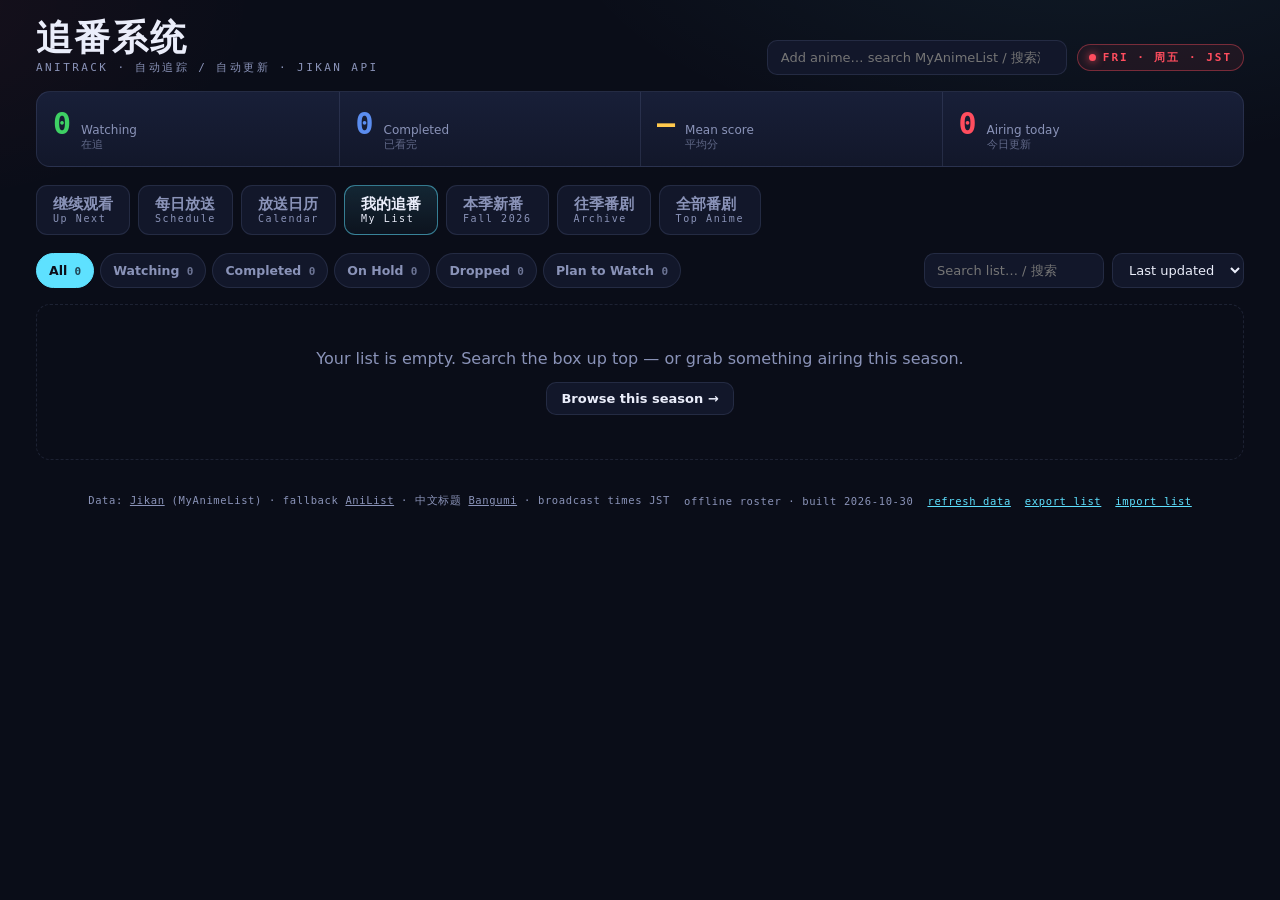
<file: anitrack/anitrack.html>
<!doctype html>
<html lang="en">
<head>
<meta charset="utf-8">
<meta name="viewport" content="width=device-width, initial-scale=1">
<meta name="theme-color" content="#0A0D18">
<link rel="manifest" href="manifest.webmanifest">
<link rel="icon" href="icon-192.png">
<link rel="apple-touch-icon" href="icon-192.png">
<meta name="apple-mobile-web-app-capable" content="yes">
<meta name="mobile-web-app-capable" content="yes">
<meta name="apple-mobile-web-app-status-bar-style" content="black">
<meta name="apple-mobile-web-app-title" content="AniTrack">
<title>追番系统 · AniTrack</title>
  <script type="module" crossorigin src="./assets/anitrack-CnNkON-o.js"></script>
  <link rel="stylesheet" crossorigin href="./assets/anitrack-7xFfPNa-.css">
</head>
<body>
<div id="root"></div>
<!-- generated season rosters + Chinese titles; a classic script so its globals exist before the app boots -->
<script src="anitrack-cn-data.js"></script>
</body>
</html>
</file>
<file: anitrack/assets/anitrack-7xFfPNa-.css>
:root{--ink:#0A0D18;--panel:#12172A;--panel-2:#181F38;--line:rgba(148,163,216,.14);--tx:#EAEDFA;--mut:#8A93B8;--red:#FF4D5E;--gold:#FFC94D;--cyan:#5EE1FF;--disp:"Avenir Next","Outfit","Trebuchet MS",system-ui,-apple-system,sans-serif;--mono:"SF Mono","JetBrains Mono",ui-monospace,Consolas,monospace;--g-watching:#3ED164;--g-completed:#5B8DEF;--g-onhold:#F5C84C;--g-dropped:#F26D6D;--g-ptw:#9AA3BF}*{box-sizing:border-box;margin:0}html{color-scheme:dark}body{min-height:100vh;background:radial-gradient(900px 420px at 85% -10%,rgba(94,225,255,.07),transparent 60%),radial-gradient(700px 380px at -10% 0%,rgba(255,77,94,.06),transparent 55%),var(--ink);color:var(--tx);font-family:var(--disp);padding:20px clamp(14px,3vw,36px) 46px}.top{display:flex;justify-content:space-between;align-items:flex-end;gap:14px;padding-bottom:16px;flex-wrap:wrap}.brand-cn{font-size:clamp(26px,4vw,36px);font-weight:800;letter-spacing:.06em;display:block;line-height:1}.brand-sub{font-family:var(--mono);font-size:11px;color:var(--mut);letter-spacing:.22em}.top-right{display:flex;align-items:center;gap:10px;flex-wrap:wrap}.onair{display:inline-flex;align-items:center;gap:7px;font-family:var(--mono);font-size:11px;font-weight:700;letter-spacing:.18em;color:var(--red);border:1px solid rgba(255,77,94,.4);border-radius:999px;padding:5px 11px;background:#ff4d5e14;white-space:nowrap}.lamp{width:7px;height:7px;border-radius:50%;background:var(--red);box-shadow:0 0 8px var(--red);animation:pulse 1.6s infinite;flex:none}@keyframes pulse{50%{opacity:.35;box-shadow:0 0 2px var(--red)}}.gsearch{position:relative}.gsearch input{background:var(--panel);border:1px solid var(--line);color:var(--tx);border-radius:10px;padding:9px 13px;font-family:var(--disp);font-size:13px;outline:none;width:min(300px,68vw)}.gsearch input:focus{border-color:var(--cyan)}.gdrop{position:absolute;top:calc(100% + 6px);right:0;width:min(380px,86vw);background:var(--panel-2);border:1px solid var(--line);border-radius:14px;z-index:40;overflow:hidden;box-shadow:0 14px 44px #0000008c}.gitem{display:flex;gap:10px;align-items:center;padding:9px 11px;cursor:pointer;border-top:1px solid var(--line)}.gitem:first-child{border-top:0}.gitem:hover{background:#5ee1ff12}.gitem img{width:34px;height:46px;object-fit:cover;border-radius:5px;background:#222;flex:none}.gitem .gi-t{font-size:12.5px;font-weight:600;line-height:1.3}.gitem .gi-m{font-family:var(--mono);font-size:10px;color:var(--mut);margin-top:2px}.gitem .gi-add{margin-left:auto}.gnote{padding:11px;font-size:12px;color:var(--mut);text-align:center}.giok{font-family:var(--mono);font-size:10px;font-weight:700;color:var(--g-watching);white-space:nowrap}.stats{display:grid;grid-template-columns:repeat(4,1fr);border:1px solid var(--line);border-radius:14px;background:linear-gradient(180deg,var(--panel-2),var(--panel));overflow:hidden;margin-bottom:18px}.stat{padding:14px 16px;display:flex;align-items:baseline;gap:10px;border-left:1px solid var(--line)}.stat:first-child{border-left:0}.stat b{font-family:var(--mono);font-size:clamp(20px,2.6vw,30px);font-weight:700}.stat span{font-size:12px;color:var(--mut);line-height:1.25;display:flex;flex-direction:column}.stat i{font-style:normal;opacity:.65;font-size:11px}.tabs{display:flex;gap:8px;margin-bottom:18px;flex-wrap:wrap}.tab{background:var(--panel);border:1px solid var(--line);color:var(--mut);border-radius:11px;padding:9px 16px;cursor:pointer;display:flex;flex-direction:column;align-items:flex-start;line-height:1.2;font-family:var(--disp);transition:.18s}.tab-cn{font-weight:700;font-size:15px}.tab-en{font-family:var(--mono);font-size:10px;letter-spacing:.16em}.tab.on{color:var(--tx);border-color:#5ee1ff80;background:linear-gradient(180deg,#5ee1ff1f,#5ee1ff08)}.tab:hover{color:var(--tx)}.banner{border:1px solid rgba(255,77,94,.4);background:#ff4d5e12;color:#ffb3ba;border-radius:12px;padding:11px 14px;font-size:13px;margin-bottom:16px;display:flex;gap:10px;align-items:center;flex-wrap:wrap}.banner button{margin-left:auto}.toolbar{display:flex;justify-content:space-between;gap:12px;flex-wrap:wrap;margin-bottom:16px}.pills{display:flex;gap:6px;flex-wrap:wrap}.pill{--pc:var(--cyan);font-family:var(--disp);font-size:12.5px;font-weight:600;color:var(--mut);background:var(--panel);border:1px solid var(--line);border-radius:999px;padding:6px 12px;cursor:pointer;transition:.15s}.pill em{font-style:normal;font-family:var(--mono);font-size:11px;opacity:.75;margin-left:3px}.pill.on{color:#0b0e1a;background:var(--pc);border-color:var(--pc)}.pill:hover{color:var(--tx)}.pill.on:hover{color:#0b0e1a}.tools{display:flex;gap:8px;flex-wrap:wrap}input.lsearch,select{background:var(--panel);border:1px solid var(--line);color:var(--tx);border-radius:10px;padding:8px 12px;font-family:var(--disp);font-size:13px;outline:none}input.lsearch:focus,select:focus{border-color:var(--cyan)}input.lsearch{width:180px}.grid{display:grid;grid-template-columns:repeat(auto-fill,minmax(168px,1fr));gap:14px}.card{background:var(--panel);border:1px solid var(--line);border-radius:14px;overflow:hidden;cursor:pointer;transition:transform .18s,border-color .18s;display:flex;flex-direction:column}.card:hover{transform:translateY(-3px);border-color:#5ee1ff73}.cwrap{position:relative}.cover{aspect-ratio:3/4;position:relative;overflow:hidden;display:flex;align-items:flex-end;justify-content:flex-end;background:linear-gradient(152deg,#1b2540 12%,#31406e 130%)}.cover img{position:absolute;top:0;right:0;bottom:0;left:0;width:100%;height:100%;object-fit:cover}.cover .glyph{position:relative;font-size:88px;font-weight:800;color:#ffffff29;line-height:1;margin:0 -6px -14px 0;-webkit-user-select:none;user-select:none}.cover .scan{position:absolute;top:0;right:0;bottom:0;left:0;background:repeating-linear-gradient(0deg,rgba(0,0,0,.13) 0 1px,transparent 1px 4px);mix-blend-mode:overlay;pointer-events:none;z-index:2}.slotchip{position:absolute;left:7px;top:7px;z-index:3;font-family:var(--mono);font-size:9.5px;font-weight:700;letter-spacing:.08em;color:#fff;background:#0609149e;border:1px solid rgba(255,255,255,.18);border-radius:6px;padding:2px 6px;-webkit-backdrop-filter:blur(3px);backdrop-filter:blur(3px)}.progbadge{position:absolute;right:7px;bottom:7px;z-index:3;font-family:var(--mono);font-size:10.5px;font-weight:700;color:#fff;background:#060914b8;border-radius:6px;padding:2px 7px}.scorechip{position:absolute;right:7px;top:7px;z-index:3;font-family:var(--mono);font-size:10.5px;font-weight:700;color:var(--gold);background:#060914b8;border-radius:6px;padding:2px 7px}.newbadge{position:absolute;left:7px;bottom:7px;z-index:3;display:inline-flex;align-items:center;gap:5px;font-family:var(--mono);font-size:9.5px;font-weight:700;letter-spacing:.1em;color:#fff;background:#ff4d5ee6;border-radius:6px;padding:3px 7px}.newbadge .lamp{background:#fff;box-shadow:0 0 6px #fff;width:6px;height:6px}.cdchip{position:absolute;left:7px;top:7px;z-index:3;font-family:var(--mono);font-size:9.5px;font-weight:700;letter-spacing:.06em;color:var(--cyan);background:#060914c7;border:1px solid rgba(94,225,255,.35);border-radius:6px;padding:2px 6px;-webkit-backdrop-filter:blur(3px);backdrop-filter:blur(3px)}.cdinline{font-family:var(--mono);font-size:9.5px;font-weight:700;color:var(--cyan);margin-left:5px;white-space:nowrap}.behindbadge{position:absolute;left:7px;bottom:7px;z-index:3;display:inline-flex;align-items:center;gap:5px;font-family:var(--mono);font-size:9.5px;font-weight:700;letter-spacing:.06em;color:#0b0e1a;background:#ffc94df0;border-radius:6px;padding:3px 7px}.behindbadge .lamp{background:#0b0e1a;box-shadow:none;width:5px;height:5px;animation:none}.contbadge{position:absolute;left:7px;bottom:7px;z-index:3;font-family:var(--mono);font-size:9.5px;font-weight:700;letter-spacing:.1em;color:#0b0e1a;background:#ffc94deb;border-radius:6px;padding:3px 7px}.cbody{padding:10px 11px 12px;display:flex;flex-direction:column;flex:1}.ctitle{font-size:13.5px;font-weight:700;line-height:1.3;max-height:2.6em;overflow:hidden;margin-bottom:3px}.cnative{font-size:10.5px;color:var(--mut);line-height:1.35;margin-bottom:8px;overflow:hidden;white-space:nowrap;text-overflow:ellipsis}.bar{height:4px;border-radius:99px;background:#ffffff17;overflow:hidden;margin-bottom:9px}.bar i{display:block;height:100%;border-radius:99px;transition:width .25s}.cfoot{display:flex;justify-content:space-between;align-items:center;gap:6px;margin-top:auto}.stag{font-size:11px;font-weight:700;letter-spacing:.04em}.fnote{font-family:var(--mono);font-size:10px;color:var(--mut)}.genres{font-size:11px;color:var(--mut);margin-bottom:9px}.plus{font-family:var(--mono);font-weight:700;font-size:12px;color:#0b0e1a;background:var(--cyan);border:none;border-radius:8px;padding:5px 12px;cursor:pointer;transition:.15s}.plus:hover{filter:brightness(1.12)}.plus.wide{background:transparent;color:var(--cyan);border:1px solid rgba(94,225,255,.5)}.plus.wide:hover{background:#5ee1ff1f}.trackedtag{font-size:11.5px;font-weight:700}.weekhead{display:flex;align-items:center;gap:10px;margin-bottom:12px;flex-wrap:wrap}.weekhead h2{font-size:18px;font-weight:800}.weekhead .fnote{font-size:10.5px}.week{display:grid;grid-template-columns:repeat(7,minmax(152px,1fr));gap:10px;overflow-x:auto;padding-bottom:6px}.day{background:var(--panel);border:1px solid var(--line);border-radius:13px;padding:10px;min-width:152px}.day.today{border-color:#ff4d5e8c;background:linear-gradient(180deg,rgba(255,77,94,.09),var(--panel) 42%)}.dayhead{display:flex;align-items:center;gap:8px;margin-bottom:10px;flex-wrap:wrap}.dayen{font-family:var(--mono);font-weight:700;font-size:12px;letter-spacing:.14em}.daycn{font-size:11.5px;color:var(--mut)}.slot{display:flex;align-items:center;gap:7px;padding:7px 8px;border-radius:9px;margin-bottom:5px;background:#ffffff07;border:1px solid transparent;cursor:pointer;transition:.15s}.slot:hover{border-color:var(--line)}.slot.tracked{background:#5ee1ff0f;border-color:#5ee1ff2e}.slot.empty{color:var(--mut);font-size:11px;cursor:default;justify-content:center;background:none}.stime{font-family:var(--mono);font-size:10px;color:var(--mut);flex:none}.smain{flex:1;min-width:0;display:flex;flex-direction:column;gap:2px}.smain .sname{flex:none}.cdline{font-family:var(--mono);font-size:9.5px;font-weight:700;color:var(--cyan);white-space:nowrap;overflow:hidden;text-overflow:ellipsis}.sname{font-size:12px;font-weight:600;line-height:1.25;flex:1;overflow:hidden;display:-webkit-box;-webkit-line-clamp:2;-webkit-box-orient:vertical}.sside{display:flex;align-items:center;gap:6px}.dot{width:7px;height:7px;border-radius:50%;flex:none}.mini{font-family:var(--mono);font-size:10.5px;font-weight:700;border-radius:6px;border:none;cursor:pointer;padding:3px 7px;background:var(--cyan);color:#0b0e1a}.mini.ghost{background:transparent;color:var(--mut);border:1px solid var(--line)}.mini.ghost:hover{color:var(--tx);border-color:var(--cyan)}.upsec{font-family:var(--mono);font-size:10.5px;letter-spacing:.16em;color:var(--mut);margin:16px 0 8px}.uplist{display:flex;flex-direction:column;gap:8px}.uprow{display:flex;gap:12px;align-items:center;background:var(--panel);border:1px solid var(--line);border-radius:12px;padding:10px 12px;cursor:pointer;transition:border-color .15s,transform .15s}.uprow:hover{border-color:#5ee1ff73;transform:translate(2px)}.uprow.soon{opacity:.72}.upcover{width:44px;height:60px;flex:none;border-radius:7px;overflow:hidden;background:linear-gradient(152deg,#1b2540,#31406e)}.upcover img{width:100%;height:100%;object-fit:cover}.upmain{flex:1;min-width:0}.uptitle{font-size:13.5px;font-weight:700;line-height:1.3;overflow:hidden;white-space:nowrap;text-overflow:ellipsis}.upmeta{display:flex;gap:10px;align-items:center;flex-wrap:wrap;margin:5px 0 7px}.upn{font-family:var(--mono);font-size:12px;font-weight:700;color:var(--gold)}.upn i{font-style:normal;font-size:10px;color:var(--mut);font-weight:600}.uprow .bar{margin-bottom:0}.uprow .plus{flex:none;padding:8px 15px;font-size:13px}@media(max-width:560px){.upcover{width:36px;height:50px}}.calwrap{overflow-x:auto;padding-bottom:6px}.cal{display:grid;grid-template-columns:52px repeat(7,minmax(122px,1fr));gap:4px;min-width:920px}.chead{font-family:var(--mono);font-size:11px;font-weight:700;letter-spacing:.12em;color:var(--mut);padding:8px 6px;text-align:center;border-bottom:1px solid var(--line)}.chead.today{color:var(--red);border-bottom-color:#ff4d5e80}.chead .cn{display:block;font-family:var(--disp);font-weight:600;font-size:10.5px;letter-spacing:0;opacity:.8}.ctime{font-family:var(--mono);font-size:10.5px;color:var(--mut);padding:8px 6px 0;text-align:right}.ccell{background:#ffffff05;border-radius:8px;padding:3px;min-height:36px;display:flex;flex-direction:column;gap:3px}.ccell.today{background:#ff4d5e0d}.cslot{background:var(--panel);border:1px solid var(--line);border-radius:7px;padding:5px 7px;cursor:pointer;transition:.15s}.cslot:hover{border-color:#5ee1ff73}.cslot.tracked{background:#5ee1ff14;border-color:#5ee1ff4d}.cslot .ct{font-size:11px;font-weight:600;line-height:1.25;overflow:hidden;display:-webkit-box;-webkit-line-clamp:2;-webkit-box-orient:vertical}.cslot .cm{font-family:var(--mono);font-size:9.5px;color:var(--mut);margin-top:3px;display:flex;gap:5px;align-items:center}.cslot.up{opacity:.72;border-style:dashed}.cslot .soon{color:var(--gold);font-weight:700}.seasonhead{margin-bottom:14px;display:flex;align-items:baseline;gap:10px;flex-wrap:wrap}.seasonhead h2{font-size:19px;font-weight:800}.seasonhead span{font-family:var(--mono);font-size:11px;color:var(--mut);letter-spacing:.05em}.skel{aspect-ratio:3/4;border-radius:14px;background:linear-gradient(100deg,var(--panel) 40%,var(--panel-2) 50%,var(--panel) 60%);background-size:220% 100%;animation:shine 1.3s infinite;border:1px solid var(--line)}@keyframes shine{to{background-position:-120% 0}}.void{border:1px dashed var(--line);border-radius:14px;padding:44px;text-align:center;color:var(--mut);display:flex;flex-direction:column;gap:14px;align-items:center}.veil{position:fixed;top:0;right:0;bottom:0;left:0;background:#04060eb8;-webkit-backdrop-filter:blur(4px);backdrop-filter:blur(4px);display:flex;align-items:center;justify-content:center;padding:18px;z-index:50}.sheet{width:min(600px,100%);background:var(--panel-2);border:1px solid var(--line);border-radius:18px;padding:18px;max-height:88vh;overflow-y:auto}.sheettop{display:flex;gap:14px;margin-bottom:14px;position:relative}.sheettop .cover{width:112px;flex:none;border-radius:10px;aspect-ratio:3/4}.sheettop .cover .glyph{font-size:56px}.smeta h2{font-size:19px;font-weight:800;line-height:1.25;padding-right:30px}.native{font-size:12.5px;color:var(--mut);margin:4px 0 8px}.metaline{font-size:12px;color:var(--mut);margin-bottom:8px;line-height:1.5}.syno{font-size:12.5px;color:var(--mut);line-height:1.55;margin:4px 0 12px}.series{display:flex;gap:7px;align-items:center;flex-wrap:wrap;margin:12px 0 2px}.schip{display:inline-flex;align-items:center;gap:6px;font-size:11.5px;cursor:pointer;border:1px solid var(--line);border-radius:8px;padding:3px 8px;background:var(--panel);transition:.15s;max-width:100%}.schip:hover{border-color:#5ee1ff80}.schip.have{border-left:2px solid var(--gold)}.schip b{font-family:var(--mono);font-size:9.5px;font-weight:700;color:var(--mut);letter-spacing:.06em;flex:none}.schip .sname{overflow:hidden;white-space:nowrap;text-overflow:ellipsis;max-width:190px}.schip .sdot{width:6px;height:6px;border-radius:50%;flex:none}.smini{font-family:var(--mono);font-size:11px;font-weight:700;color:#0b0e1a;background:var(--cyan);border:none;border-radius:5px;padding:1px 6px;cursor:pointer;flex:none}.smini:hover{filter:brightness(1.12)}.streams{display:flex;gap:7px;align-items:center;flex-wrap:wrap;margin:10px 0 4px}.slabel{font-family:var(--mono);font-size:10px;letter-spacing:.14em;color:var(--mut)}.streamlink{font-family:var(--mono);font-size:11px;font-weight:700;color:var(--cyan);text-decoration:none;border:1px solid rgba(94,225,255,.4);border-radius:7px;padding:3px 9px;background:#5ee1ff12}.streamlink:hover{background:#5ee1ff29}.mallink{font-family:var(--mono);font-size:11px;color:var(--cyan);text-decoration:none}.mallink:hover{text-decoration:underline}.x{position:absolute;top:0;right:0;background:none;border:none;color:var(--mut);font-size:15px;cursor:pointer;padding:4px}.x:hover{color:var(--tx)}.srow{display:flex;align-items:center;gap:14px;padding:11px 0;border-top:1px solid var(--line);flex-wrap:wrap}.srow.end{justify-content:flex-end;gap:10px}.lbl{font-family:var(--mono);font-size:10.5px;letter-spacing:.16em;color:var(--mut);width:74px;flex:none}.pills.tight .pill{padding:5px 10px;font-size:12px}.stepper{display:flex;align-items:center;gap:10px}.stepper button{width:34px;height:34px;border-radius:9px;border:1px solid var(--line);background:var(--panel);color:var(--tx);font-size:17px;cursor:pointer}.stepper button:hover{border-color:var(--cyan)}.stepper b{font-family:var(--mono);font-size:17px}.stepper i{font-style:normal;font-size:12px;color:var(--mut);margin-left:4px}.btn{background:var(--panel);border:1px solid var(--line);color:var(--tx);border-radius:10px;padding:8px 14px;font-family:var(--disp);font-weight:600;font-size:13px;cursor:pointer}.btn:hover{border-color:var(--cyan)}.btn.danger{color:#ff8a94;border-color:#ff4d5e59}.btn.danger:hover{background:#ff4d5e1a;border-color:var(--red)}.btn.small{padding:6px 11px;font-size:12px}.toast{position:fixed;bottom:22px;left:50%;transform:translate(-50%);background:#0f1526;border:1px solid rgba(94,225,255,.4);color:var(--tx);border-radius:12px;padding:11px 18px;font-size:13px;font-weight:600;z-index:60;max-width:88vw;box-shadow:0 8px 30px #00000080;animation:rise .22s ease-out}.toast.gold{border-color:#ffc94d8c}.toast.warn{border-color:#ff4d5e73}@keyframes rise{0%{opacity:0;transform:translate(-50%,8px)}to{opacity:1;transform:translate(-50%)}}.foot{margin-top:34px;text-align:center;font-family:var(--mono);font-size:10.5px;color:var(--mut);letter-spacing:.06em;display:flex;gap:14px;justify-content:center;align-items:center;flex-wrap:wrap}.foot a{color:var(--mut)}.linkbtn{background:none;border:none;color:var(--cyan);font-family:var(--mono);font-size:10.5px;cursor:pointer;letter-spacing:.06em;padding:0;text-decoration:underline}button:focus-visible,input:focus-visible,select:focus-visible,a:focus-visible{outline:2px solid var(--cyan);outline-offset:2px}@media(max-width:760px){.stats{grid-template-columns:repeat(2,1fr)}.stat{border-top:1px solid var(--line)}.week{grid-template-columns:repeat(7,74vw)}input.lsearch{width:140px}}@media(pointer:coarse){.x{min-width:44px;min-height:44px;font-size:19px;top:-8px;right:-8px}.smini{min-width:34px;min-height:32px;font-size:15px}.stepper button{width:46px;height:46px;font-size:20px}.pills.tight .pill{padding:10px 13px}.plus,.mini{min-height:40px;min-width:44px}.uprow .plus{min-height:46px;min-width:52px}.schip{padding:7px 10px}.streamlink{padding:7px 11px}}@media(prefers-reduced-motion:reduce){*{animation:none!important;transition:none!important}}
</file>
